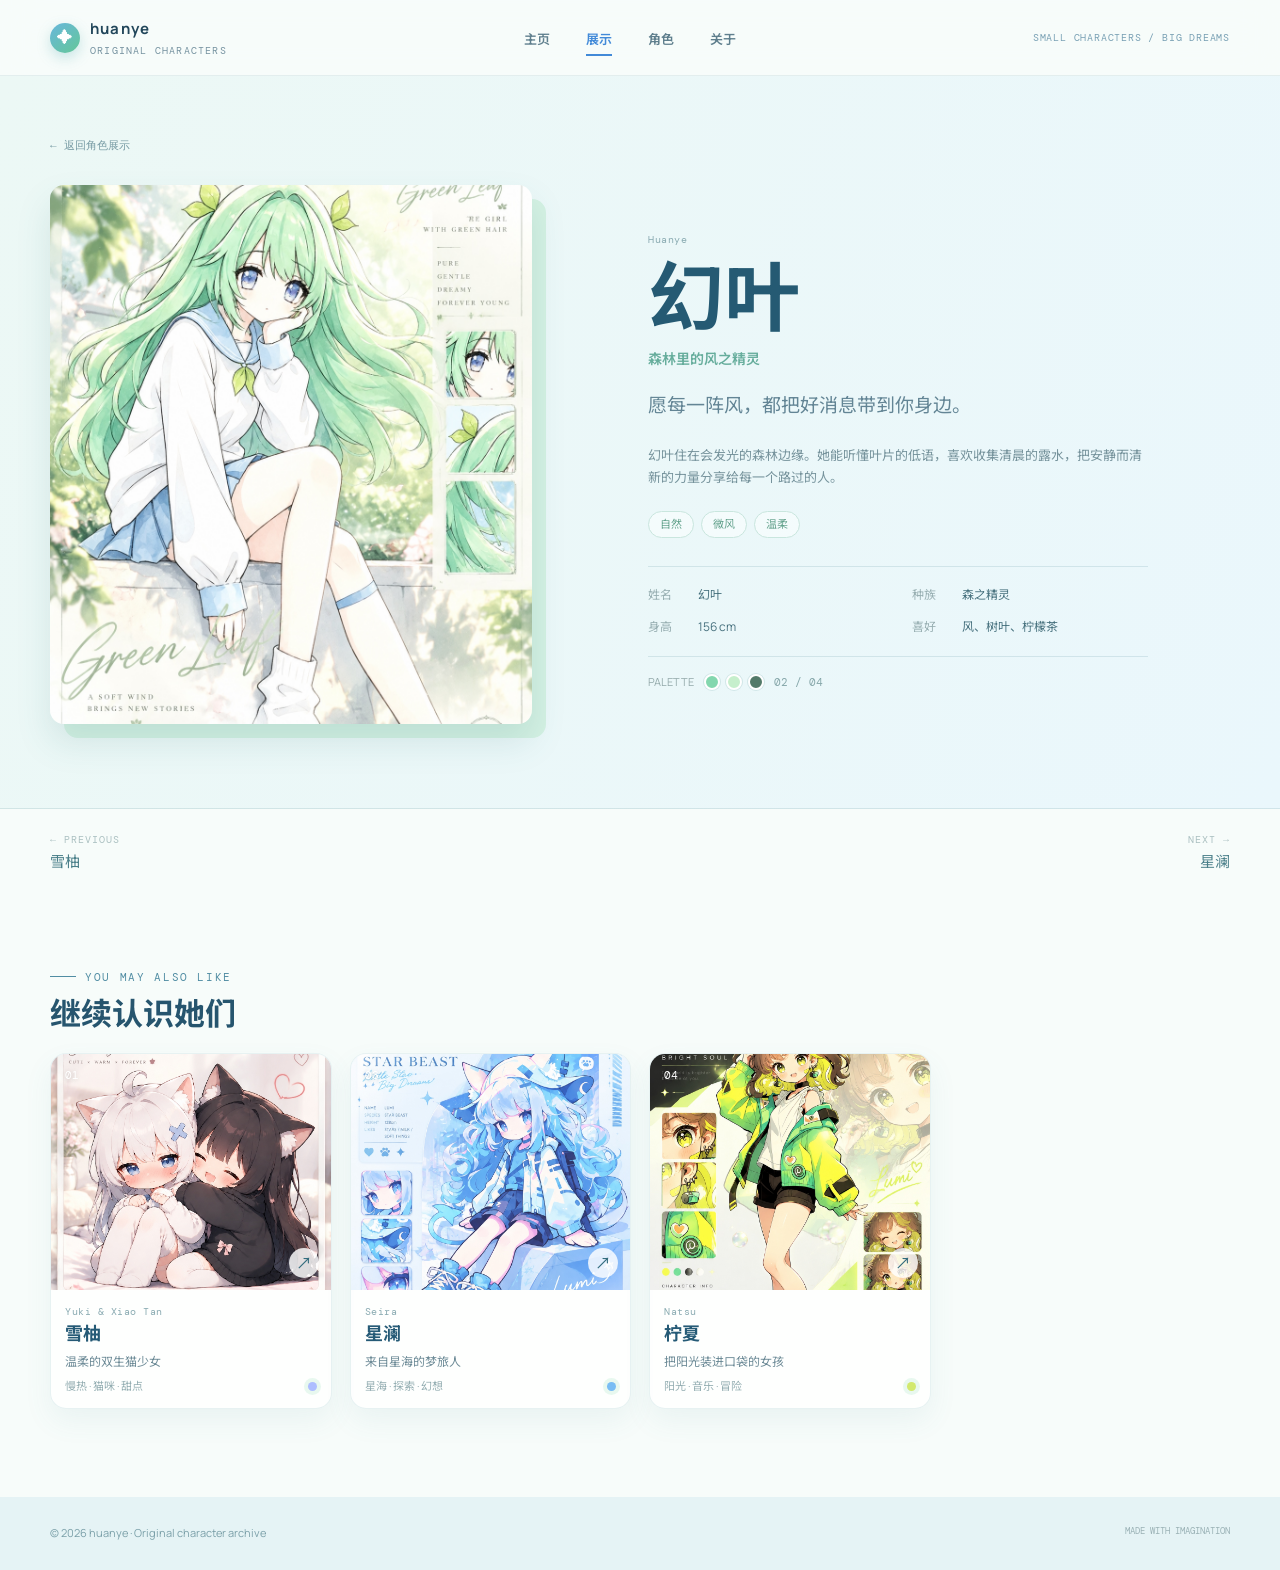
<file: detail.html>
<!doctype html>
<html lang="zh-CN">
<head>
  <meta charset="utf-8"><meta name="viewport" content="width=device-width, initial-scale=1">
  <meta name="description" content="huanye 角色详细档案。"><title>角色档案 · huanye</title><link rel="stylesheet" href="styles.css">
</head>
<body data-page="detail">
  <header class="site-header"><div class="header-inner">
    <a class="brand" href="index.html"><span class="brand-mark">✦</span><span>huanye<small>ORIGINAL CHARACTERS</small></span></a>
    <button class="menu-toggle" data-menu-toggle aria-label="打开导航" aria-expanded="false">☰</button>
    <nav class="main-nav" data-nav><a href="index.html">主页</a><a href="gallery.html" aria-current="page">展示</a><a href="gallery.html">角色</a><a href="index.html#about">关于</a></nav>
    <span class="header-note">SMALL CHARACTERS / BIG DREAMS</span>
  </div></header>
  <main class="page-shell">
    <section class="detail-hero"><div class="detail-wrap"><a class="back-link" href="gallery.html">← 返回角色展示</a><div class="detail-main"><div class="detail-art"><img data-detail-image src="assets/huanye-green.jpg" alt="角色插画"></div><div class="detail-copy"><p class="eyebrow" data-detail-en>Huanye</p><h1 data-detail-name>幻叶</h1><p class="detail-role" data-detail-role>森林里的风之精灵</p><p class="detail-quote" data-detail-quote>愿每一阵风，都把好消息带到你身边。</p><p class="detail-intro" data-detail-intro></p><div class="tag-list" data-detail-tags></div><dl class="detail-meta" data-detail-info></dl><div class="color-row"><span>PALETTE</span><div data-detail-colors></div><span class="result-count" data-detail-index>02 / 04</span></div></div></div></div></section>
    <nav class="pager" aria-label="切换角色"><a data-previous href="detail.html?id=yuki"><span class="pager-label">← PREVIOUS</span><span class="pager-name">雪柚</span></a><a data-next href="detail.html?id=seira"><span class="pager-label">NEXT →</span><span class="pager-name">星澜</span></a></nav>
    <section class="section related"><div class="section-heading"><div><span class="kicker">YOU MAY ALSO LIKE</span><h2>继续认识她们</h2></div></div><div class="card-grid" data-related></div></section>
  </main>
  <footer class="footer"><div class="footer-inner"><span>© 2026 huanye · Original character archive</span><small>MADE WITH IMAGINATION</small></div></footer>
  <script src="app.js"></script>
</body>
</html>
</file>
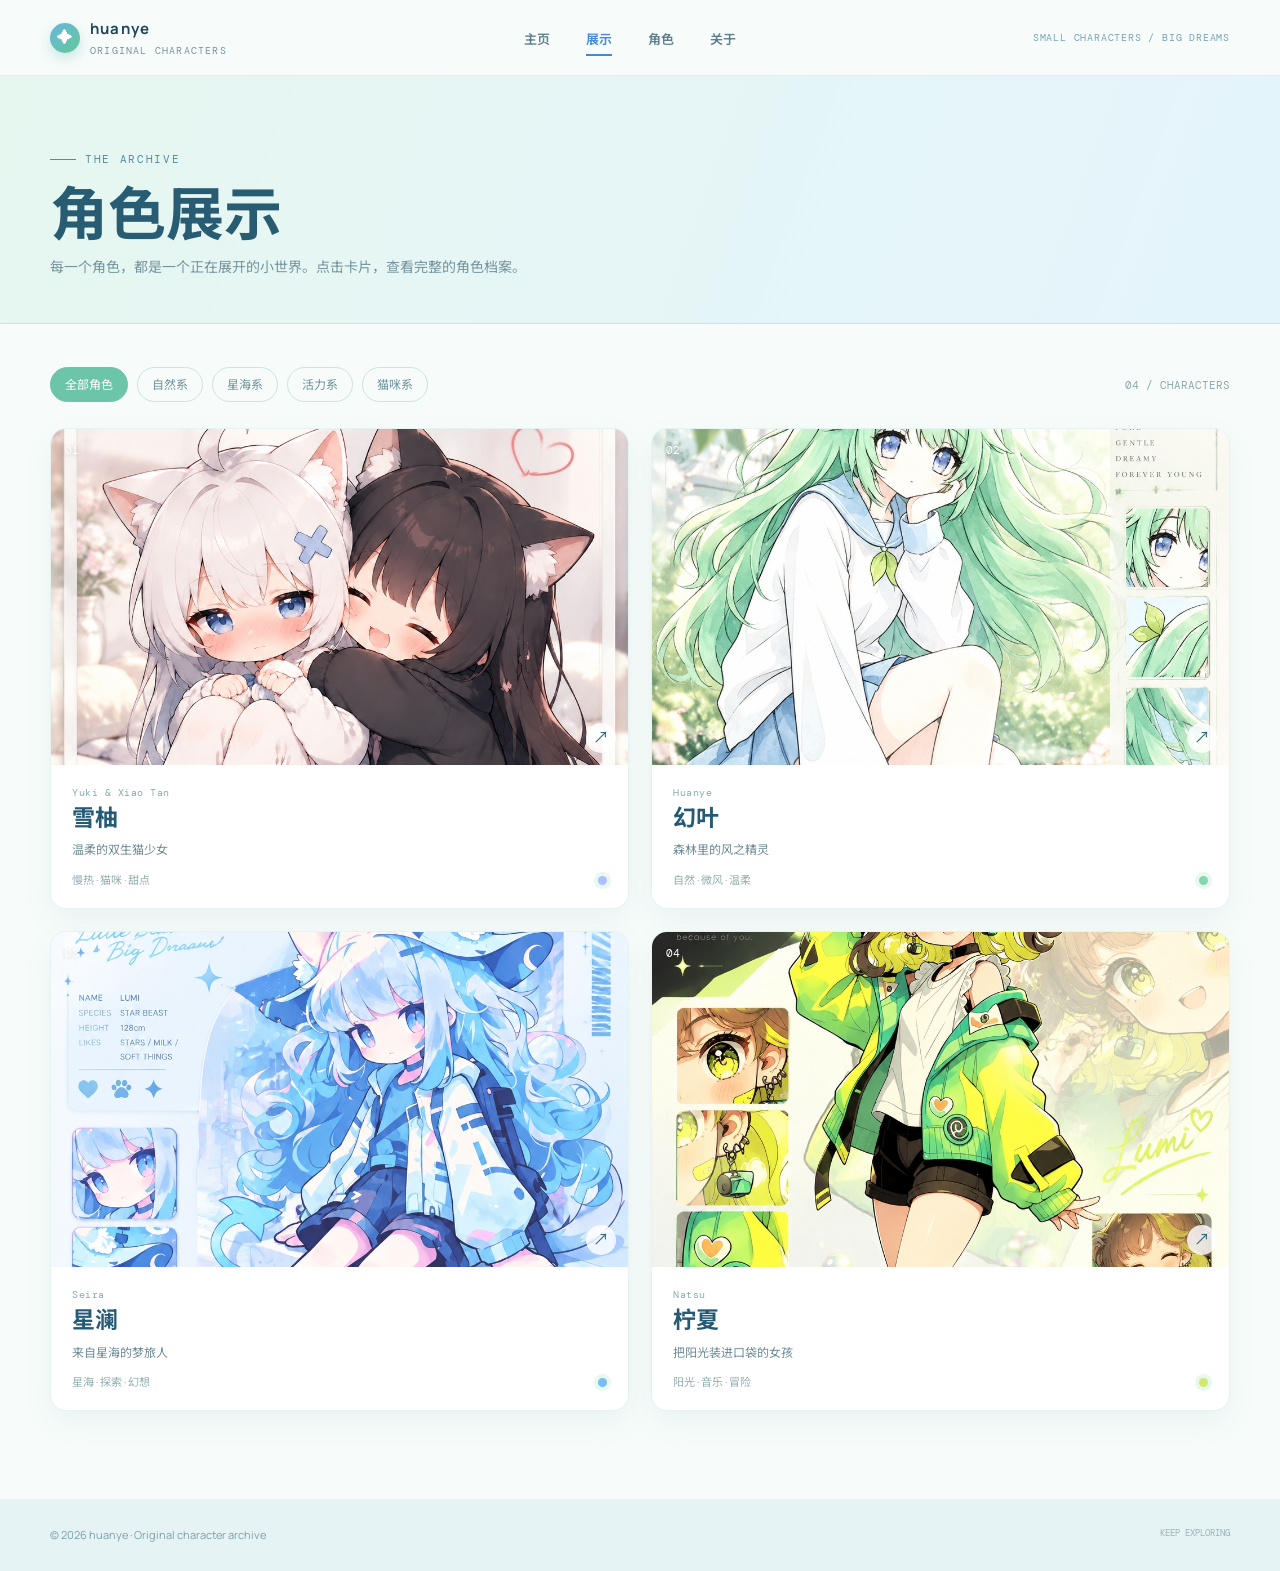
<file: gallery.html>
<!doctype html>
<html lang="zh-CN">
<head>
  <meta charset="utf-8"><meta name="viewport" content="width=device-width, initial-scale=1">
  <meta name="description" content="浏览 huanye 的原创角色展示。"><title>角色展示 · huanye</title><link rel="stylesheet" href="styles.css">
</head>
<body data-page="gallery">
  <header class="site-header"><div class="header-inner">
    <a class="brand" href="index.html"><span class="brand-mark">✦</span><span>huanye<small>ORIGINAL CHARACTERS</small></span></a>
    <button class="menu-toggle" data-menu-toggle aria-label="打开导航" aria-expanded="false">☰</button>
    <nav class="main-nav" data-nav><a href="index.html">主页</a><a href="gallery.html" aria-current="page">展示</a><a href="gallery.html">角色</a><a href="index.html#about">关于</a></nav>
    <span class="header-note">SMALL CHARACTERS / BIG DREAMS</span>
  </div></header>
  <main class="page-shell">
    <section class="page-intro"><div class="page-intro-inner"><span class="kicker">THE ARCHIVE</span><h1>角色展示</h1><p>每一个角色，都是一个正在展开的小世界。点击卡片，查看完整的角色档案。</p></div></section>
    <section class="section gallery-section"><div class="filter-bar"><div class="filters"><button class="filter is-active" data-filter="all">全部角色</button><button class="filter" data-filter="green">自然系</button><button class="filter" data-filter="blue">星海系</button><button class="filter" data-filter="lime">活力系</button><button class="filter" data-filter="violet">猫咪系</button></div><span class="result-count"><span data-result-count>04</span> / CHARACTERS</span></div><div class="gallery-grid" data-gallery-grid></div></section>
  </main>
  <footer class="footer"><div class="footer-inner"><span>© 2026 huanye · Original character archive</span><small>KEEP EXPLORING</small></div></footer>
  <script src="app.js"></script>
</body>
</html>
</file>
<file: styles.css>
@import url('https://fonts.googleapis.com/css2?family=DM+Mono:wght@400;500&family=Manrope:wght@400;500;600;700&family=Noto+Sans+SC:wght@400;500;700&display=swap');

:root { --ink: #21465a; --muted: #7693a0; --line: rgba(73, 130, 143, .16); --paper: #f7fcfa; --mint: #d9f2e6; --sky: #e3f3fb; --blue: #428ad8; --character-accent: #83d7ae; }
* { box-sizing: border-box; }
html { scroll-behavior: smooth; }
body { margin: 0; color: var(--ink); background: var(--paper); font-family: 'Manrope','Noto Sans SC',sans-serif; font-size: 15px; line-height: 1.7; }
a { color: inherit; text-decoration: none; }
button { border: 0; font: inherit; cursor: pointer; }
img { display: block; max-width: 100%; }
.site-header { position: fixed; inset: 0 0 auto; z-index: 20; height: 76px; background: rgba(247, 252, 250, .82); border-bottom: 1px solid rgba(64, 118, 128, .1); backdrop-filter: blur(18px); }
.header-inner { width: min(1180px, calc(100% - 48px)); height: 100%; margin: 0 auto; display: flex; align-items: center; justify-content: space-between; }
.brand { display: inline-flex; align-items: center; gap: 10px; font-weight: 700; letter-spacing: .08em; }
.brand-mark { width: 30px; height: 30px; border-radius: 50%; display: grid; place-items: center; color: white; background: linear-gradient(140deg, #67b7dc, #65c798); font-size: 15px; box-shadow: 0 5px 14px rgba(73, 166, 168, .28); }
.brand small { display: block; font-family: 'DM Mono', monospace; font-size: 10px; letter-spacing: .12em; color: var(--muted); font-weight: 400; }
.main-nav { display: flex; align-items: center; gap: 36px; }
.main-nav a { position: relative; padding: 25px 0 22px; color: #5f7f8d; font-size: 13px; font-weight: 600; }
.main-nav a::after { content: ''; position: absolute; left: 0; right: 0; bottom: 16px; height: 2px; background: var(--blue); transform: scaleX(0); transition: transform .2s ease; }
.main-nav a:hover, .main-nav a[aria-current='page'] { color: var(--blue); }
.main-nav a:hover::after, .main-nav a[aria-current='page']::after { transform: scaleX(1); }
.header-note { color: #79a1b4; font-family: 'DM Mono', monospace; font-size: 10px; letter-spacing: .08em; }
.menu-toggle { display: none; width: 38px; height: 38px; border: 1px solid var(--line); border-radius: 10px; color: var(--ink); background: white; }
.page-shell { padding-top: 76px; }
.hero { position: relative; min-height: 585px; overflow: hidden; background: #dff1fa; }
.hero::before { content: ''; position: absolute; inset: 0; background: linear-gradient(90deg, rgba(242,251,255,.98) 0%, rgba(242,251,255,.92) 26%, rgba(242,251,255,.18) 61%, rgba(242,251,255,.02) 100%); z-index: 1; }
.hero-content { position: relative; z-index: 2; width: min(1180px, calc(100% - 48px)); margin: 0 auto; padding: 104px 0 90px; }
.hero-home { min-height: 540px; background: #eaf7fc; }
.hero-home::before { content: ''; position: absolute; inset: 0; z-index: 0; opacity: .45; background-image: linear-gradient(rgba(117, 187, 206, .1) 1px, transparent 1px), linear-gradient(90deg, rgba(117, 187, 206, .1) 1px, transparent 1px); background-size: 46px 46px; mask-image: linear-gradient(to bottom, black, transparent 78%); }
.hero-home::after { content: ''; position: absolute; inset: 0 auto 0 0; z-index: 2; width: 43%; background: rgba(241, 250, 253, .9); }
.hero-home .hero-content { z-index: 4; padding-top: 92px; padding-bottom: 84px; }
.hero-home .hero-copy { max-width: 370px; }
.hero-artboard { position: absolute; z-index: 1; inset: 0 0 0 34%; display: block; overflow: hidden; }
.hero-reference-art { width: 100%; max-width: none; height: 100%; object-fit: cover; object-position: center; filter: saturate(.96); }
.hero-character { position: relative; min-width: 0; height: 100%; overflow: hidden; }
.hero-character::after { content: ''; position: absolute; inset: 0; background: linear-gradient(to bottom, rgba(235, 248, 252, .04), rgba(235, 248, 252, .58) 96%); pointer-events: none; }
.hero-character img { width: 100%; height: 100%; object-fit: cover; transform: scale(1.13); filter: saturate(.93); }
.hero-character--yuki img { object-position: 51% 43%; }
.hero-character--huanye img { object-position: 48% 34%; }
.hero-character--seira img { object-position: 55% 34%; }
.hero-character--natsu img { object-position: 57% 29%; }
.hero-side-note { position: absolute; z-index: 4; top: 40px; right: max(24px, calc((100% - 1180px) / 2)); color: #6b9db4; font-family: 'DM Mono', monospace; font-size: 10px; letter-spacing: .13em; line-height: 1.8; text-align: right; }
.hero-side-note b { color: #70b79f; font-weight: 500; }
.hero-home + .section { position: relative; z-index: 5; margin-top: -8px; padding-top: 43px; border-radius: 22px 22px 0 0; background: rgba(248, 253, 254, .96); }
.kicker { display: inline-flex; align-items: center; gap: 9px; color: #518da3; font-family: 'DM Mono', monospace; font-size: 11px; letter-spacing: .15em; text-transform: uppercase; }
.kicker::before { content: ''; width: 26px; height: 1px; background: currentColor; }
h1,h2,h3,p { margin-top: 0; }
.hero h1 { max-width: 500px; margin: 17px 0 14px; font-size: clamp(40px, 5.3vw, 72px); line-height: 1.1; letter-spacing: .01em; font-weight: 700; color: #255b7d; }
.hero h1 em { color: #68bfa1; font-style: normal; }
.hero-copy { max-width: 405px; color: #607f91; font-size: 16px; }
.hero-sub { margin: 0 0 28px; color: #5c8bb0; font-family: 'DM Mono', monospace; font-size: 12px; letter-spacing: .12em; }
.button { display: inline-flex; align-items: center; justify-content: center; gap: 14px; min-height: 45px; padding: 0 21px; border-radius: 999px; color: white; background: #4c93df; box-shadow: 0 11px 20px rgba(67, 146, 214, .24); font-size: 13px; font-weight: 700; transition: transform .2s ease, box-shadow .2s ease; }
.button:hover { transform: translateY(-2px); box-shadow: 0 15px 25px rgba(67, 146, 214, .3); }
.button--ghost { color: #477b90; background: white; border: 1px solid #c9e3e6; box-shadow: none; }
.button--ghost:hover { box-shadow: 0 10px 20px rgba(59, 137, 148, .12); }
.section { width: min(1180px, calc(100% - 48px)); margin: 0 auto; padding: 88px 0; }
.section-heading { display: flex; align-items: end; justify-content: space-between; gap: 22px; margin-bottom: 28px; }
.section-heading h2 { margin: 9px 0 0; font-size: 31px; line-height: 1.2; color: #26556e; }
.section-heading p { max-width: 365px; margin-bottom: 0; color: var(--muted); font-size: 13px; }
.card-grid { display: grid; grid-template-columns: repeat(4, 1fr); gap: 18px; }
.character-card { min-width: 0; background: rgba(255,255,255,.8); border: 1px solid rgba(115, 176, 177, .16); border-radius: 16px; overflow: hidden; box-shadow: 0 12px 28px rgba(75, 138, 149, .08); transition: transform .25s ease, box-shadow .25s ease; }
.character-card:hover { transform: translateY(-5px); box-shadow: 0 18px 33px rgba(75, 138, 149, .15); }
.character-card__image-wrap { position: relative; display: block; aspect-ratio: 1.18 / 1; overflow: hidden; background: var(--sky); }
.character-card__image { width: 100%; height: 100%; object-fit: cover; object-position: center 30%; transition: transform .55s ease; }
.character-card:hover .character-card__image { transform: scale(1.04); }
.character-card__index { position: absolute; left: 14px; top: 12px; color: white; font-family: 'DM Mono', monospace; font-size: 11px; text-shadow: 0 1px 5px rgba(0,0,0,.2); }
.character-card__arrow { position: absolute; right: 12px; bottom: 12px; width: 30px; height: 30px; display: grid; place-items: center; border-radius: 50%; color: #316b7c; background: rgba(255,255,255,.82); font-size: 16px; }
.character-card__body { padding: 17px 17px 15px; }
.eyebrow { margin-bottom: 3px; color: #89aab1; font-family: 'DM Mono', monospace; font-size: 10px; letter-spacing: .05em; }
.character-card h3 { margin: 0; color: #255a76; font-size: 23px; line-height: 1.2; }
.character-card__role { min-height: 48px; margin: 7px 0 11px; color: #6d8b97; font-size: 12px; }
.character-card__footer { display: flex; align-items: center; justify-content: space-between; color: #94aeb2; font-size: 11px; }
.tone-dot { width: 9px; height: 9px; border-radius: 50%; background: var(--character-accent); box-shadow: 0 0 0 4px color-mix(in srgb, var(--character-accent) 18%, transparent); }
.character-card[data-tone='violet'] .tone-dot { background: #aebeff; }
.character-card[data-tone='blue'] .tone-dot { background: #79bdf4; }
.character-card[data-tone='lime'] .tone-dot { background: #d2e96e; }
.character-card[data-tone='green'] .tone-dot { background: #83d7ae; }
.split-band { background: #edf8f5; border-top: 1px solid rgba(110, 181, 163, .12); border-bottom: 1px solid rgba(110, 181, 163, .12); }
.split-band .section { display: grid; grid-template-columns: 1fr 1fr; align-items: center; gap: 70px; }
.split-band h2 { margin: 12px 0; color: #346d6f; font-size: 35px; line-height: 1.25; }
.split-band p { color: #6f9290; font-size: 14px; }
.mini-stats { display: flex; gap: 35px; margin-top: 26px; }
.mini-stats strong { display: block; color: #3c8f84; font-size: 29px; line-height: 1; }
.mini-stats span { display: block; margin-top: 5px; color: #8baaa5; font-family: 'DM Mono', monospace; font-size: 10px; }
.band-visual { position: relative; min-height: 330px; }
.band-visual img { width: 70%; height: 330px; margin-left: auto; object-fit: cover; object-position: 47% center; border-radius: 12px; box-shadow: 15px 15px 0 #c8eddf; }
.band-visual::before { content: 'HUANYE'; position: absolute; left: 0; bottom: 20px; color: #9ed7c3; font-family: 'DM Mono', monospace; font-size: 11px; letter-spacing: .22em; writing-mode: vertical-rl; }
.footer { padding: 27px 0; background: #e5f3f5; color: #7ba0a9; font-size: 11px; }
.footer-inner { width: min(1180px, calc(100% - 48px)); margin: auto; display: flex; justify-content: space-between; gap: 20px; }
.footer small { color: #9bb2b6; font-family: 'DM Mono', monospace; }
.page-intro { padding: 66px 0 45px; background: linear-gradient(110deg, #e6f7f0, #e4f4fc); border-bottom: 1px solid var(--line); }
.page-intro-inner { width: min(1180px, calc(100% - 48px)); margin: auto; }
.page-intro h1 { margin: 12px 0 10px; color: #285c73; font-size: clamp(37px, 5vw, 58px); line-height: 1.1; }
.page-intro p { max-width: 550px; margin: 0; color: #75949d; font-size: 14px; }
.filter-bar { display: flex; align-items: center; justify-content: space-between; gap: 20px; margin-bottom: 26px; }
.filters { display: flex; gap: 9px; flex-wrap: wrap; }
.filter { min-height: 35px; padding: 0 14px; border: 1px solid #cce3e2; border-radius: 99px; color: #70949c; background: transparent; font-size: 12px; transition: .2s ease; }
.filter:hover, .filter.is-active { color: white; background: #6dc5a9; border-color: #6dc5a9; }
.result-count { color: #8da8aa; font-family: 'DM Mono', monospace; font-size: 11px; }
.gallery-section { padding-top: 43px; }
.gallery-grid { display: grid; grid-template-columns: repeat(2, 1fr); gap: 22px; }
.gallery-grid .character-card__image-wrap { aspect-ratio: 1.72 / 1; }
.gallery-grid .character-card__body { padding: 19px 21px 18px; display: grid; grid-template-columns: 1fr auto; gap: 4px 15px; }
.gallery-grid .character-card__role { grid-column: 1 / -1; min-height: auto; margin: 5px 0 6px; }
.gallery-grid .character-card__footer { grid-column: 1 / -1; }
.detail-hero { background: linear-gradient(112deg, #ecf8f5, #eaf7fc); border-bottom: 1px solid var(--line); }
.detail-wrap { width: min(1180px, calc(100% - 48px)); margin: auto; padding: 55px 0 70px; }
.back-link { display: inline-flex; align-items: center; gap: 8px; color: #769aa3; font-family: 'DM Mono', monospace; font-size: 11px; }
.back-link:hover { color: #3f88a0; }
.detail-main { display: grid; grid-template-columns: minmax(0, .92fr) minmax(0, 1.08fr); align-items: center; gap: clamp(40px, 8vw, 120px); margin-top: 28px; }
.detail-art { position: relative; padding: 0 14px 14px 0; }
.detail-art::after { content: ''; position: absolute; inset: 14px 0 0 14px; z-index: 0; border-radius: 14px; background: color-mix(in srgb, var(--character-accent) 35%, white); }
.detail-art img { position: relative; z-index: 1; width: 100%; aspect-ratio: 1 / 1.12; object-fit: cover; object-position: center 27%; border-radius: 14px; box-shadow: 0 18px 34px rgba(58, 125, 130, .15); }
.detail-copy .eyebrow { margin-bottom: 10px; }
.detail-copy h1 { margin: 0; color: #255a73; font-size: clamp(45px, 6vw, 76px); line-height: 1; }
.detail-role { margin: 13px 0 20px; color: #66ad9c; font-size: 14px; font-weight: 600; }
.detail-quote { max-width: 410px; margin: 0 0 24px; color: #638595; font-size: 19px; line-height: 1.55; }
.detail-intro { max-width: 495px; margin-bottom: 23px; color: #76939c; font-size: 13px; }
.tag-list { display: flex; gap: 7px; flex-wrap: wrap; margin-bottom: 28px; }
.tag-list span { padding: 3px 11px; border: 1px solid #c9e6de; border-radius: 99px; color: #65a38e; background: rgba(255,255,255,.45); font-size: 11px; }
.detail-meta { display: grid; grid-template-columns: 1fr 1fr; max-width: 500px; gap: 12px 28px; padding: 18px 0; border-top: 1px solid var(--line); border-bottom: 1px solid var(--line); }
.detail-meta div { display: flex; gap: 14px; font-size: 12px; }
.detail-meta dt { width: 36px; color: #98afb2; }
.detail-meta dd { margin: 0; color: #47717e; }
.color-row { display: flex; align-items: center; gap: 10px; margin-top: 16px; color: #94aaab; font-size: 11px; }
.color-row > div { display: flex; gap: 6px; }
.color-row [data-detail-colors] span { width: 16px; height: 16px; display: block; border-radius: 50%; background: var(--swatch); border: 2px solid white; box-shadow: 0 0 0 1px rgba(60, 130, 130, .14); }
.color-row > .result-count { min-width: 39px; color: #86a7aa; text-align: right; }
.pager { width: min(1180px, calc(100% - 48px)); margin: auto; padding: 22px 0 50px; display: flex; justify-content: space-between; gap: 20px; }
.pager a { display: inline-flex; flex-direction: column; gap: 1px; color: #7b9ba0; font-size: 12px; }
.pager a:last-child { text-align: right; }
.pager-label { color: #abc0c1; font-family: 'DM Mono', monospace; font-size: 10px; letter-spacing: .1em; }
.pager-name { color: #4a7f89; font-size: 15px; }
.related { padding-top: 35px; }
.related .section-heading { margin-bottom: 20px; }
.character-card--compact .character-card__body { padding: 13px 14px 12px; }
.character-card--compact h3 { font-size: 18px; }
.character-card--compact .character-card__role { min-height: auto; margin-bottom: 5px; }

@media (max-width: 850px) {
  .header-note { display: none; }
  .menu-toggle { display: block; }
  .main-nav { position: absolute; left: 24px; right: 24px; top: 68px; display: none; flex-direction: column; align-items: stretch; gap: 0; padding: 8px 16px; background: rgba(255,255,255,.97); border: 1px solid var(--line); border-radius: 13px; box-shadow: 0 14px 28px rgba(50, 110, 120, .13); }
  .main-nav.is-open { display: flex; }
  .main-nav a { padding: 11px 0; }
  .main-nav a::after { display: none; }
  .hero { min-height: 650px; }
  .hero::before { background: linear-gradient(90deg, rgba(242,251,255,.99) 0%, rgba(242,251,255,.83) 48%, rgba(242,251,255,.15) 100%); }
  .hero-content { padding-top: 76px; }
  .hero-home { min-height: 660px; }
  .hero-home::before { background-image: linear-gradient(rgba(117, 187, 206, .09) 1px, transparent 1px), linear-gradient(90deg, rgba(117, 187, 206, .09) 1px, transparent 1px); }
  .hero-home::after { width: 100%; height: 59%; inset: 0 0 auto; background: rgba(241, 250, 253, .9); }
  .hero-home .hero-content { padding-top: 71px; }
  .hero-artboard { inset: auto 0 0 5%; height: 405px; width: 95%; }
  .hero-reference-art { width: 100%; object-position: center; }
  .hero-character img { transform: scale(1.2); }
  .hero-side-note { top: 24px; right: 24px; }
  .card-grid { grid-template-columns: repeat(2, 1fr); }
  .split-band .section { grid-template-columns: 1fr; gap: 30px; }
  .band-visual { max-width: 520px; width: 100%; }
  .detail-main { grid-template-columns: 1fr; gap: 35px; max-width: 650px; }
  .detail-art { max-width: 530px; }
}
@media (max-width: 560px) {
  .header-inner, .hero-content, .section, .page-intro-inner, .detail-wrap, .pager, .footer-inner { width: min(100% - 34px, 1180px); }
  .site-header { height: 67px; }
  .page-shell { padding-top: 67px; }
  .main-nav { top: 60px; left: 17px; right: 17px; }
  .hero { min-height: 630px; }
  .hero-content { padding-top: 65px; }
  .hero-home { min-height: 625px; }
  .hero-home::after { height: 61%; }
  .hero-home .hero-content { padding-top: 59px; }
  .hero-artboard { height: 300px; inset: auto 0 0 2%; width: 98%; }
  .hero-reference-art { width: 100%; object-position: center; }
  .hero-character img { transform: scale(1.3); }
  .hero-side-note { top: 20px; right: 17px; font-size: 9px; }
  .hero h1 { font-size: 44px; max-width: 350px; }
  .hero-copy { max-width: 290px; font-size: 14px; }
  .section { padding: 62px 0; }
  .section-heading { display: block; }
  .section-heading h2 { font-size: 27px; }
  .section-heading p { margin-top: 10px; }
  .card-grid, .gallery-grid { grid-template-columns: 1fr; }
  .gallery-grid .character-card__image-wrap { aspect-ratio: 1.5 / 1; }
  .split-band h2 { font-size: 30px; }
  .band-visual { min-height: 250px; }
  .band-visual img { height: 250px; width: 82%; }
  .footer-inner { flex-direction: column; gap: 6px; }
  .filter-bar { align-items: flex-start; flex-direction: column; }
  .detail-wrap { padding-top: 35px; }
  .detail-main { margin-top: 23px; }
  .detail-copy h1 { font-size: 57px; }
  .detail-quote { font-size: 17px; }
  .detail-meta { gap: 11px 13px; }
  .detail-meta div { display: block; }
  .detail-meta dt { margin-bottom: 2px; }
}
</file>
